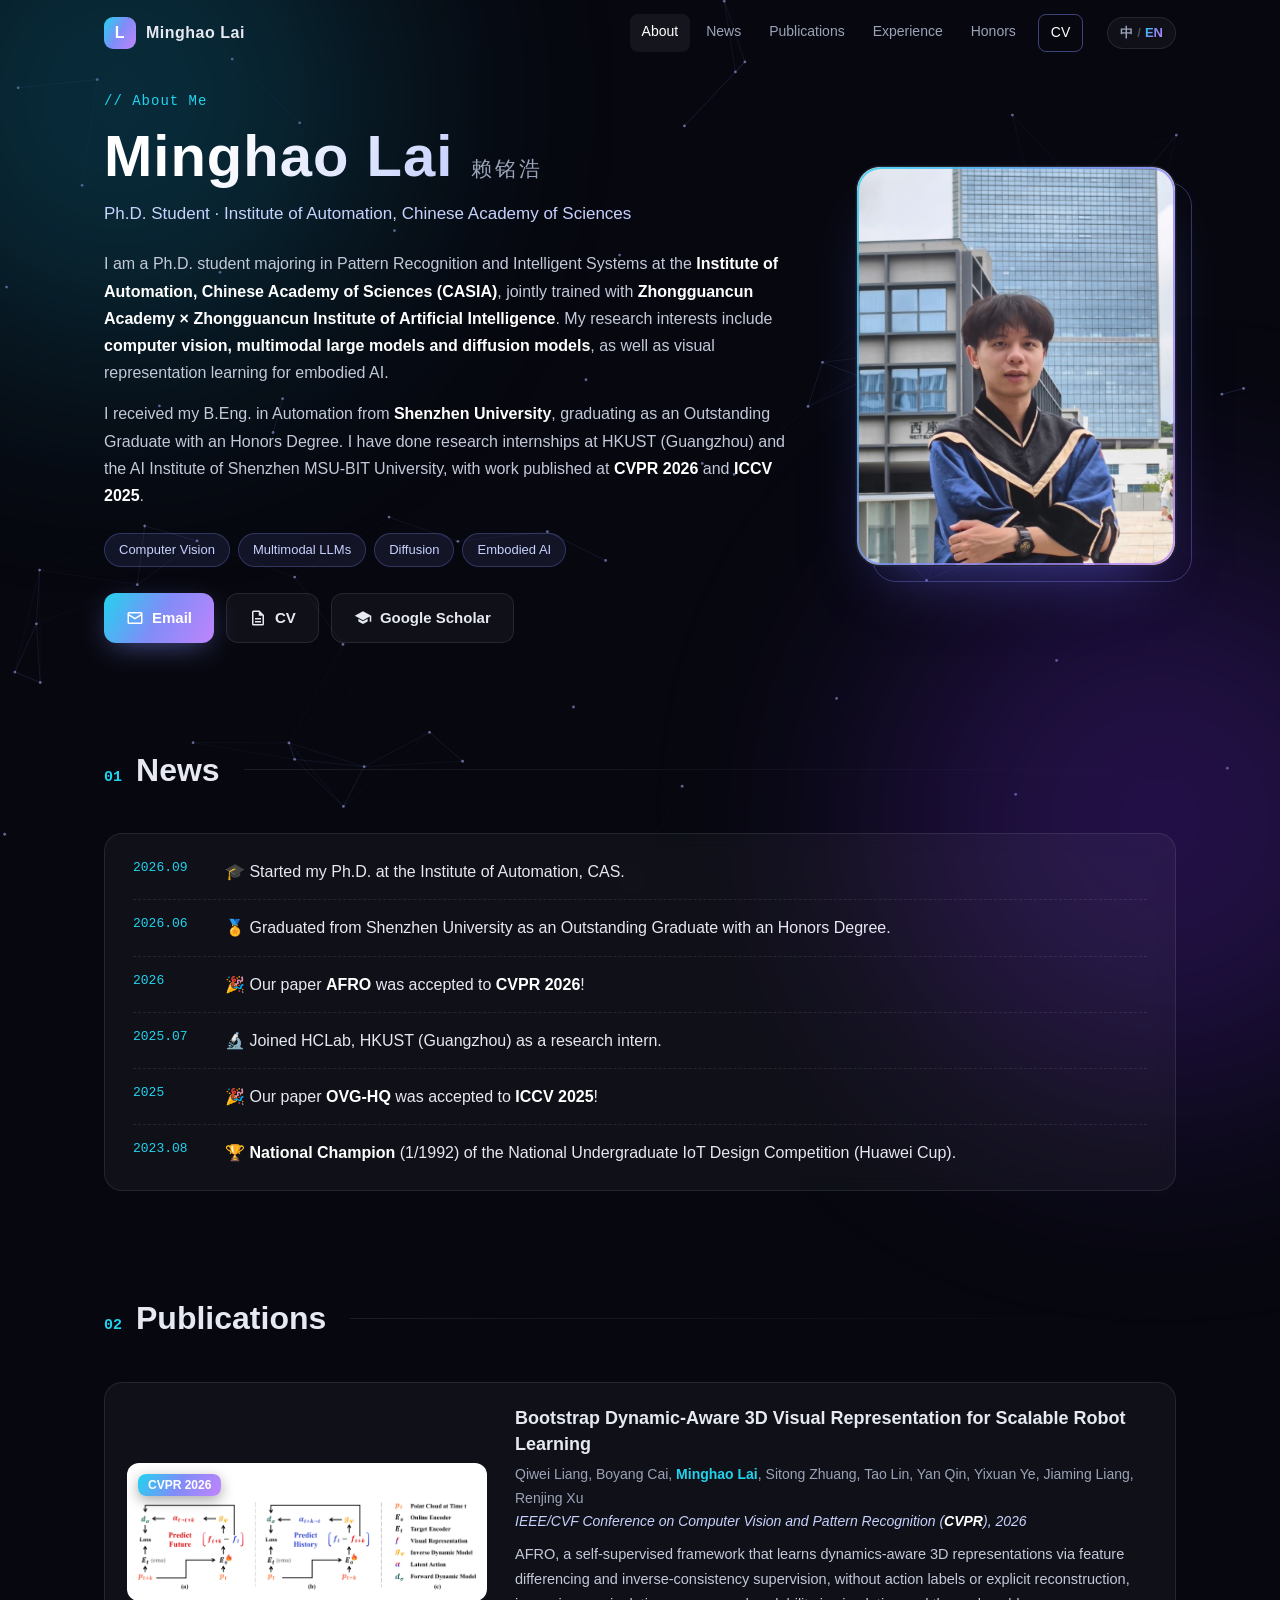
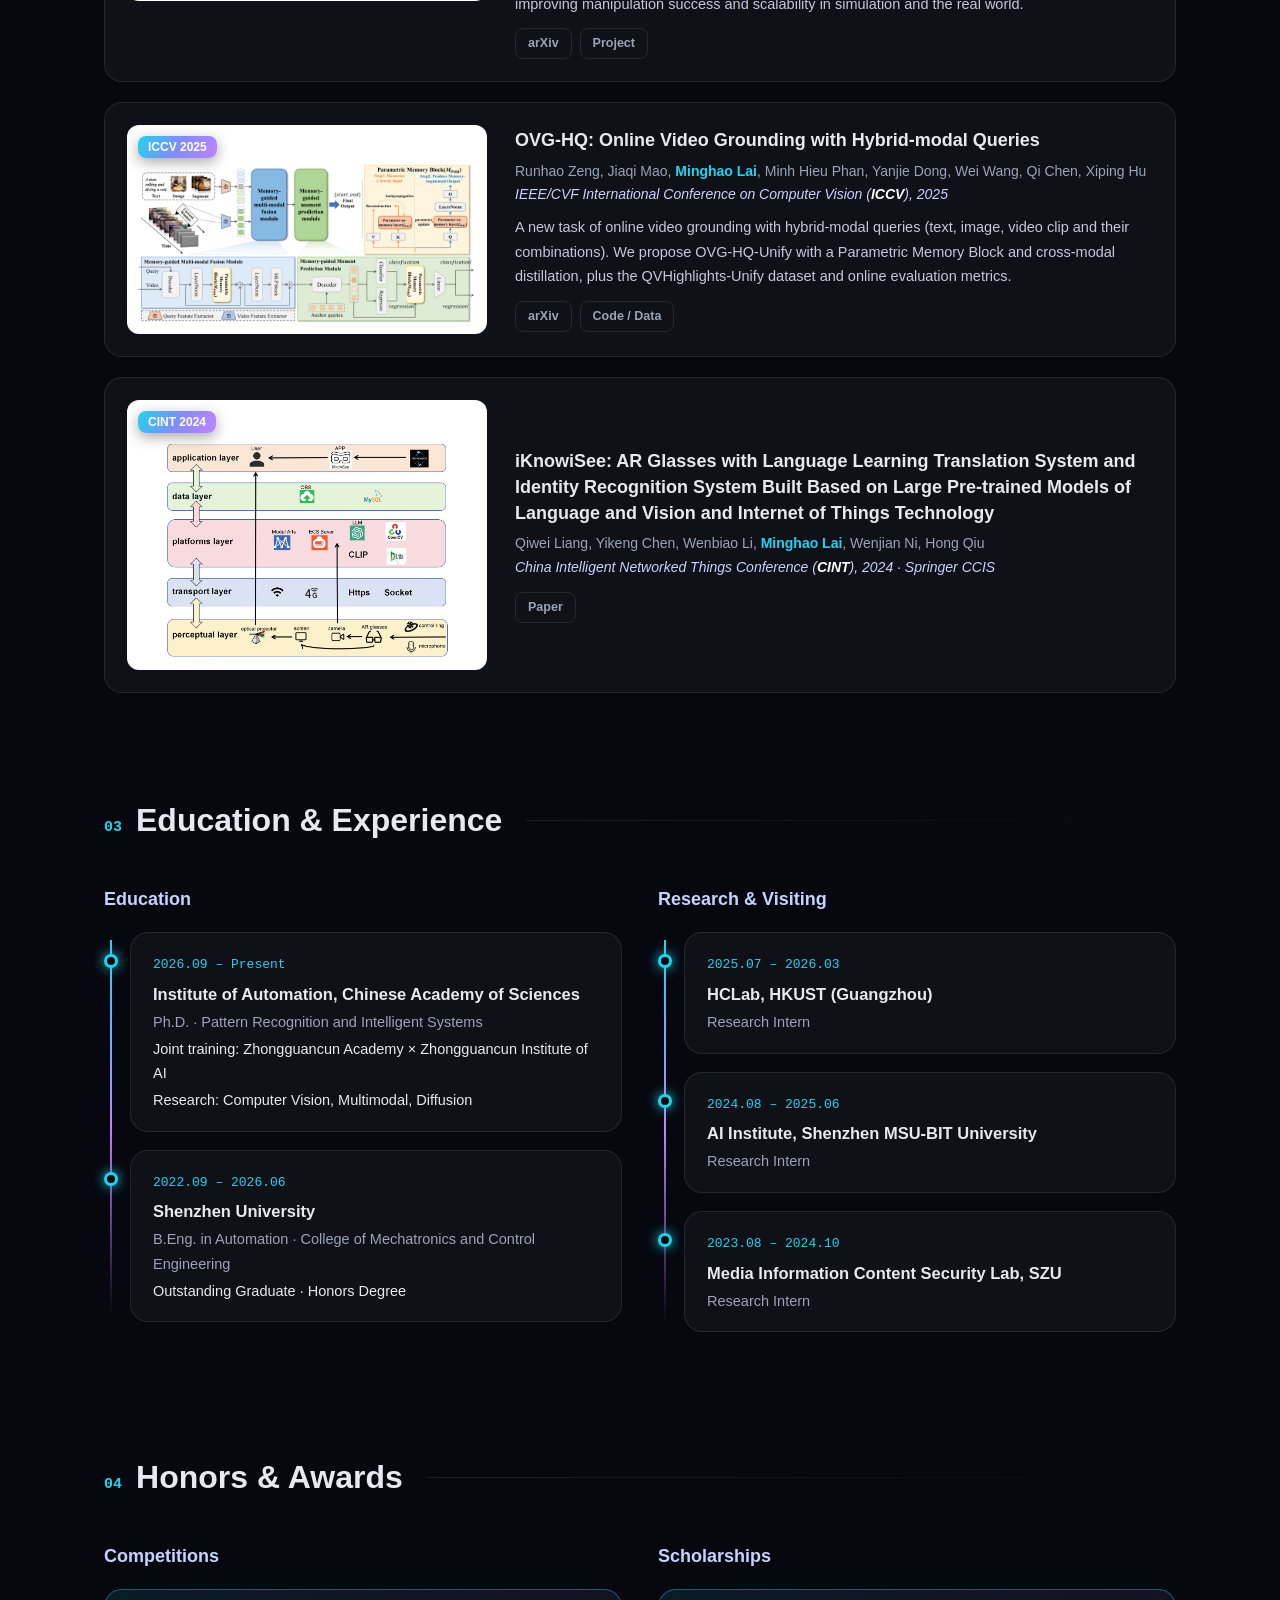
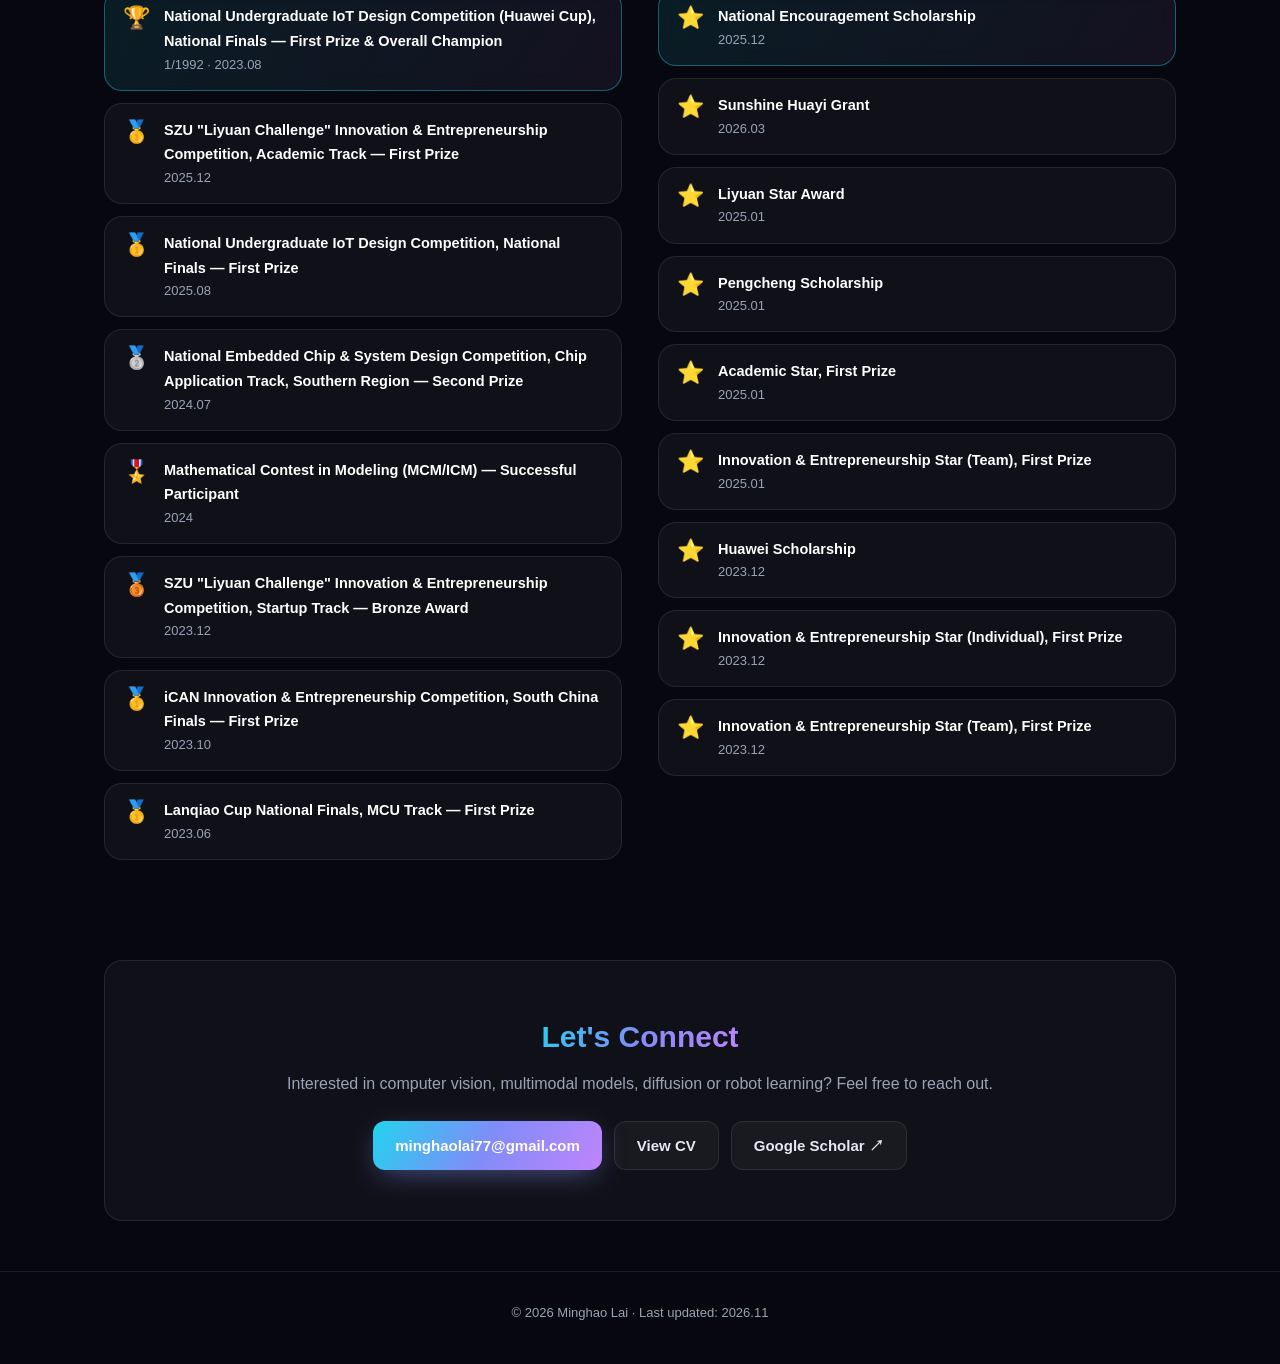
<file: index.html>
<!DOCTYPE html>
<html lang="zh-CN" data-lang="zh">
<head>
  <meta charset="UTF-8" />
  <meta name="viewport" content="width=device-width, initial-scale=1.0" />
  <title>赖铭浩 Minghao Lai | Homepage</title>
  <meta name="description" content="Minghao Lai (赖铭浩) — Ph.D. student at Institute of Automation, Chinese Academy of Sciences. Computer Vision, Multimodal Learning, Diffusion Models." />
  <meta property="og:title" content="赖铭浩 Minghao Lai" />
  <meta property="og:description" content="Ph.D. student @ CASIA · Computer Vision · Multimodal · Diffusion" />
  <link rel="icon" href="data:image/svg+xml,<svg xmlns='http://www.w3.org/2000/svg' viewBox='0 0 100 100'><defs><linearGradient id='g' x1='0' y1='0' x2='1' y2='1'><stop offset='0' stop-color='%2322d3ee'/><stop offset='1' stop-color='%23a855f7'/></linearGradient></defs><rect width='100' height='100' rx='24' fill='url(%23g)'/><text x='50' y='68' font-size='52' text-anchor='middle' fill='white' font-family='sans-serif' font-weight='700'>L</text></svg>" />
  <link rel="stylesheet" href="style.css" />
</head>
<body>
  <canvas id="bg"></canvas>
  <div class="glow glow-1"></div>
  <div class="glow glow-2"></div>

  <!-- ============ NAV ============ -->
  <header class="nav">
    <div class="nav-inner">
      <a href="#about" class="logo"><span class="logo-mark">L</span><span class="zh">赖铭浩</span><span class="en">Minghao Lai</span></a>
      <nav class="nav-links" id="navLinks">
        <a href="#about"><span class="zh">关于</span><span class="en">About</span></a>
        <a href="#news"><span class="zh">动态</span><span class="en">News</span></a>
        <a href="#publications"><span class="zh">论文</span><span class="en">Publications</span></a>
        <a href="#education"><span class="zh">经历</span><span class="en">Experience</span></a>
        <a href="#honors"><span class="zh">荣誉</span><span class="en">Honors</span></a>
        <a href="cv.html" class="nav-cv"><span class="zh">简历</span><span class="en">CV</span></a>
      </nav>
      <div class="nav-actions">
        <button class="lang-btn" id="langBtn" aria-label="Switch language">
          <span class="lang-opt" data-l="zh">中</span><span class="lang-sep">/</span><span class="lang-opt" data-l="en">EN</span>
        </button>
        <button class="menu-btn" id="menuBtn" aria-label="Menu"><span></span><span></span><span></span></button>
      </div>
    </div>
  </header>

  <main>
    <!-- ============ INTRO: text (left) + photo (right) ============ -->
    <section id="about" class="section intro">
      <div class="intro-grid">
        <div class="about-main reveal">
          <p class="hero-hello"><span class="zh">// 关于我</span><span class="en">// About Me</span></p>
          <h1 class="hero-name">
            <span class="zh">赖铭浩</span><span class="en">Minghao Lai</span>
            <small class="zh">Minghao Lai</small><small class="en">赖铭浩</small>
          </h1>
          <p class="hero-role">
            <span class="zh">博士研究生 · 中国科学院自动化研究所</span>
            <span class="en">Ph.D. Student · Institute of Automation, Chinese Academy of Sciences</span>
          </p>
          <div class="about-text">
          <p class="zh">
            我目前是<b>中国科学院自动化研究所</b>模式识别与智能系统专业的博士研究生，联合培养单位为<b>北京中关村学院 × 中关村人工智能研究院</b>。研究兴趣包括<b>计算机视觉、多模态大模型与 Diffusion 模型</b>，同时关注具身智能中的视觉表征学习。
          </p>
          <p class="zh">
            本科毕业于<b>深圳大学</b>自动化专业，获优秀毕业生与荣誉学士学位。曾在香港科技大学（广州）、深圳北理莫斯科大学人工智能研究院等机构从事科研实习，相关工作发表于 <b>CVPR 2026</b> 与 <b>ICCV 2025</b>。
          </p>
          <p class="en">
            I am a Ph.D. student majoring in Pattern Recognition and Intelligent Systems at the <b>Institute of Automation, Chinese Academy of Sciences (CASIA)</b>, jointly trained with <b>Zhongguancun Academy × Zhongguancun Institute of Artificial Intelligence</b>. My research interests include <b>computer vision, multimodal large models and diffusion models</b>, as well as visual representation learning for embodied AI.
          </p>
          <p class="en">
            I received my B.Eng. in Automation from <b>Shenzhen University</b>, graduating as an Outstanding Graduate with an Honors Degree. I have done research internships at HKUST (Guangzhou) and the AI Institute of Shenzhen MSU-BIT University, with work published at <b>CVPR 2026</b> and <b>ICCV 2025</b>.
          </p>
          </div>
          <div class="tags">
            <span class="tag"><span class="zh">计算机视觉</span><span class="en">Computer Vision</span></span>
            <span class="tag"><span class="zh">多模态大模型</span><span class="en">Multimodal LLMs</span></span>
            <span class="tag">Diffusion</span>
            <span class="tag"><span class="zh">具身智能</span><span class="en">Embodied AI</span></span>
          </div>
          <div class="hero-btns">
            <a class="btn btn-primary" href="mailto:minghaolai77@gmail.com">
              <svg viewBox="0 0 24 24"><path d="M4 4h16a2 2 0 0 1 2 2v12a2 2 0 0 1-2 2H4a2 2 0 0 1-2-2V6a2 2 0 0 1 2-2zm0 2v.5l8 5 8-5V6H4zm16 2.85-8 5-8-5V18h16V8.85z"/></svg>
              Email
            </a>
            <a class="btn btn-ghost" href="cv.html">
              <svg viewBox="0 0 24 24"><path d="M14 2H6a2 2 0 0 0-2 2v16a2 2 0 0 0 2 2h12a2 2 0 0 0 2-2V8l-6-6zm4 18H6V4h7v5h5v11zM8 12h8v2H8v-2zm0 4h8v2H8v-2z"/></svg>
              <span class="zh">简历</span><span class="en">CV</span>
            </a>
            <a class="btn btn-ghost" href="https://scholar.google.com.hk/citations?user=FhDBnOwAAAAJ&hl=zh-CN" target="_blank" rel="noopener">
              <svg viewBox="0 0 24 24"><path d="M12 3 1 9l11 6 9-4.91V17h2V9L12 3zm-6.18 9.9v3.6L12 20l6.18-3.5v-3.6L12 16.27 5.82 12.9z"/></svg>
              Google Scholar
            </a>
          </div>
        </div>

        <div class="photo reveal">
          <div class="photo-frame">
            <!-- 照片：把你的照片命名为 avatar.jpg 放进 images 文件夹即可自动显示（建议竖版 4:5） -->
            <img src="images/avatar.jpg" alt="Minghao Lai" id="avatarImg" />
            <div class="avatar-placeholder" id="avatarPh">
              <span class="ph-char">赖</span>
              <span class="ph-tip"><span class="zh">照片位置</span><span class="en">Photo here</span></span>
            </div>
          </div>
        </div>
      </div>
    </section>

    <!-- ============ NEWS ============ -->
    <section id="news" class="section">
      <h2 class="section-title reveal"><span class="idx">01</span><span class="zh">最新动态</span><span class="en">News</span></h2>
      <ul class="news card reveal">
        <li><span class="date">2026.09</span><span class="zh">🎓 进入中国科学院自动化研究所攻读博士学位。</span><span class="en">🎓 Started my Ph.D. at the Institute of Automation, CAS.</span></li>
        <li><span class="date">2026.06</span><span class="zh">🏅 本科毕业于深圳大学，获优秀毕业生与荣誉学士学位。</span><span class="en">🏅 Graduated from Shenzhen University as an Outstanding Graduate with an Honors Degree.</span></li>
        <li><span class="date">2026</span><span class="zh">🎉 论文 <b>AFRO</b> 被 <b>CVPR 2026</b> 接收！</span><span class="en">🎉 Our paper <b>AFRO</b> was accepted to <b>CVPR 2026</b>!</span></li>
        <li><span class="date">2025.07</span><span class="zh">🔬 加入香港科技大学（广州）HCLab 担任研究实习生。</span><span class="en">🔬 Joined HCLab, HKUST (Guangzhou) as a research intern.</span></li>
        <li><span class="date">2025</span><span class="zh">🎉 论文 <b>OVG-HQ</b> 被 <b>ICCV 2025</b> 接收！</span><span class="en">🎉 Our paper <b>OVG-HQ</b> was accepted to <b>ICCV 2025</b>!</span></li>
        <li><span class="date">2023.08</span><span class="zh">🏆 获全国大学生物联网设计竞赛（华为杯）<b>全国总冠军</b>（1/1992）。</span><span class="en">🏆 <b>National Champion</b> (1/1992) of the National Undergraduate IoT Design Competition (Huawei Cup).</span></li>
      </ul>
    </section>

    <!-- ============ PUBLICATIONS ============ -->
    <section id="publications" class="section">
      <h2 class="section-title reveal"><span class="idx">02</span><span class="zh">发表论文</span><span class="en">Publications</span></h2>
      <div class="pubs">
        <article class="pub card reveal">
          <a class="pub-thumb has-img" href="images/afro.png" data-zoom><span class="venue-badge">CVPR 2026</span><img src="images/afro.png" alt="AFRO framework" loading="lazy" /></a>
          <div class="pub-body">
            <h3>Bootstrap Dynamic-Aware 3D Visual Representation for Scalable Robot Learning</h3>
            <p class="authors">Qiwei Liang, Boyang Cai, <b>Minghao Lai</b>, Sitong Zhuang, Tao Lin, Yan Qin, Yixuan Ye, Jiaming Liang, Renjing Xu</p>
            <p class="venue"><i>IEEE/CVF Conference on Computer Vision and Pattern Recognition (<b>CVPR</b>), 2026</i></p>
            <p class="pub-desc zh">提出 AFRO 自监督框架，通过特征差分与逆一致性监督学习具有动力学感知能力的 3D 表征，无需动作标签或显式重建，提升机器人在仿真与真实任务中的操作成功率与扩展性。</p>
            <p class="pub-desc en">AFRO, a self-supervised framework that learns dynamics-aware 3D representations via feature differencing and inverse-consistency supervision, without action labels or explicit reconstruction, improving manipulation success and scalability in simulation and the real world.</p>
            <div class="pub-links"><a href="https://arxiv.org/abs/2512.00074" target="_blank" rel="noopener" class="plink">arXiv</a><a href="https://kolakivy.github.io/AFRO/" target="_blank" rel="noopener" class="plink">Project</a></div>
          </div>
        </article>
        <article class="pub card reveal">
          <a class="pub-thumb has-img" href="images/ovghq.png" data-zoom><span class="venue-badge">ICCV 2025</span><img src="images/ovghq.png" alt="OVG-HQ-Unify overview" loading="lazy" /></a>
          <div class="pub-body">
            <h3>OVG-HQ: Online Video Grounding with Hybrid-modal Queries</h3>
            <p class="authors">Runhao Zeng, Jiaqi Mao, <b>Minghao Lai</b>, Minh Hieu Phan, Yanjie Dong, Wei Wang, Qi Chen, Xiping Hu</p>
            <p class="venue"><i>IEEE/CVF International Conference on Computer Vision (<b>ICCV</b>), 2025</i></p>
            <p class="pub-desc zh">提出在线混合模态查询视频定位新任务，支持文本、图像、视频片段及其组合的实时定位；设计统一框架 OVG-HQ-Unify（参数记忆块 + 跨模态蒸馏），并构建 QVHighlights-Unify 数据集与在线评估指标。</p>
            <p class="pub-desc en">A new task of online video grounding with hybrid-modal queries (text, image, video clip and their combinations). We propose OVG-HQ-Unify with a Parametric Memory Block and cross-modal distillation, plus the QVHighlights-Unify dataset and online evaluation metrics.</p>
            <div class="pub-links"><a href="https://arxiv.org/abs/2508.11903" target="_blank" rel="noopener" class="plink">arXiv</a><a href="https://github.com/maojiaqi2324/OVG-HQ" target="_blank" rel="noopener" class="plink">Code / Data</a></div>
          </div>
        </article>
        <article class="pub card reveal">
          <a class="pub-thumb has-img" href="images/iknowisee.png" data-zoom><span class="venue-badge alt">CINT 2024</span><img src="images/iknowisee.png" alt="iKnowiSee system architecture" loading="lazy" /></a>
          <div class="pub-body">
            <h3>iKnowiSee: AR Glasses with Language Learning Translation System and Identity Recognition System Built Based on Large Pre-trained Models of Language and Vision and Internet of Things Technology</h3>
            <p class="authors">Qiwei Liang, Yikeng Chen, Wenbiao Li, <b>Minghao Lai</b>, Wenjian Ni, Hong Qiu</p>
            <p class="venue"><i>China Intelligent Networked Things Conference (<b>CINT</b>), 2024 · Springer CCIS</i></p>
            <div class="pub-links"><a href="https://doi.org/10.1007/978-981-97-3948-6_2" target="_blank" rel="noopener" class="plink">Paper</a></div>
          </div>
        </article>
      </div>
    </section>

    <!-- ============ EDUCATION & EXPERIENCE ============ -->
    <section id="education" class="section">
      <h2 class="section-title reveal"><span class="idx">03</span><span class="zh">教育与经历</span><span class="en">Education & Experience</span></h2>
      <div class="two-col">
        <div>
          <h3 class="sub-title reveal"><span class="zh">教育背景</span><span class="en">Education</span></h3>
          <div class="timeline">
            <div class="tl-item reveal">
              <div class="tl-dot"></div>
              <div class="card tl-card">
                <span class="date">2026.09 – <span class="zh">至今</span><span class="en">Present</span></span>
                <h4><span class="zh">中国科学院自动化研究所</span><span class="en">Institute of Automation, Chinese Academy of Sciences</span></h4>
                <p class="muted"><span class="zh">博士研究生 · 模式识别与智能系统专业</span><span class="en">Ph.D. · Pattern Recognition and Intelligent Systems</span></p>
                <p><span class="zh">联培单位：北京中关村学院 × 中关村人工智能研究院</span><span class="en">Joint training: Zhongguancun Academy × Zhongguancun Institute of AI</span></p>
                <p><span class="zh">研究方向：计算机视觉、多模态、Diffusion</span><span class="en">Research: Computer Vision, Multimodal, Diffusion</span></p>
              </div>
            </div>
            <div class="tl-item reveal">
              <div class="tl-dot"></div>
              <div class="card tl-card">
                <span class="date">2022.09 – 2026.06</span>
                <h4><span class="zh">深圳大学</span><span class="en">Shenzhen University</span></h4>
                <p class="muted"><span class="zh">工学学士 · 机电与控制工程学院 · 自动化</span><span class="en">B.Eng. in Automation · College of Mechatronics and Control Engineering</span></p>
                <p><span class="zh">优秀毕业生 · 荣誉学士学位</span><span class="en">Outstanding Graduate · Honors Degree</span></p>
              </div>
            </div>
          </div>
        </div>
        <div>
          <h3 class="sub-title reveal"><span class="zh">研究与访问经历</span><span class="en">Research & Visiting</span></h3>
          <div class="timeline">
            <div class="tl-item reveal">
              <div class="tl-dot"></div>
              <div class="card tl-card">
                <span class="date">2025.07 – 2026.03</span>
                <h4><span class="zh">香港科技大学（广州）HCLab</span><span class="en">HCLab, HKUST (Guangzhou)</span></h4>
                <p class="muted"><span class="zh">研究实习生</span><span class="en">Research Intern</span></p>
              </div>
            </div>
            <div class="tl-item reveal">
              <div class="tl-dot"></div>
              <div class="card tl-card">
                <span class="date">2024.08 – 2025.06</span>
                <h4><span class="zh">深圳北理莫斯科大学人工智能研究院</span><span class="en">AI Institute, Shenzhen MSU-BIT University</span></h4>
                <p class="muted"><span class="zh">研究实习生</span><span class="en">Research Intern</span></p>
              </div>
            </div>
            <div class="tl-item reveal">
              <div class="tl-dot"></div>
              <div class="card tl-card">
                <span class="date">2023.08 – 2024.10</span>
                <h4><span class="zh">深圳大学媒体信息内容安全实验室</span><span class="en">Media Information Content Security Lab, SZU</span></h4>
                <p class="muted"><span class="zh">研究实习生</span><span class="en">Research Intern</span></p>
              </div>
            </div>
          </div>
        </div>
      </div>
    </section>

    <!-- ============ HONORS ============ -->
    <section id="honors" class="section">
      <h2 class="section-title reveal"><span class="idx">04</span><span class="zh">荣誉奖项</span><span class="en">Honors & Awards</span></h2>
      <div class="two-col">
        <div>
          <h3 class="sub-title reveal"><span class="zh">竞赛获奖</span><span class="en">Competitions</span></h3>
          <ul class="award-list">
            <li class="card award reveal highlight">
              <span class="medal">🏆</span>
              <div><b><span class="zh">全国大学生物联网设计竞赛（华为杯）全国总决赛 — 一等奖兼全国总冠军</span><span class="en">National Undergraduate IoT Design Competition (Huawei Cup), National Finals — First Prize &amp; Overall Champion</span></b><span class="muted">1/1992 · 2023.08</span></div>
            </li>
            <li class="card award reveal">
              <span class="medal">🥇</span>
              <div><b><span class="zh">深圳大学“荔园挑战”创新创业大赛 学术赛道 — 一等奖</span><span class="en">SZU "Liyuan Challenge" Innovation &amp; Entrepreneurship Competition, Academic Track — First Prize</span></b><span class="muted">2025.12</span></div>
            </li>
            <li class="card award reveal">
              <span class="medal">🥇</span>
              <div><b><span class="zh">全国大学生物联网设计竞赛 全国总决赛 — 一等奖</span><span class="en">National Undergraduate IoT Design Competition, National Finals — First Prize</span></b><span class="muted">2025.08</span></div>
            </li>
            <li class="card award reveal">
              <span class="medal">🥈</span>
              <div><b><span class="zh">全国大学生嵌入式芯片与系统设计竞赛 芯片应用赛道南部赛区 — 二等奖</span><span class="en">National Embedded Chip &amp; System Design Competition, Chip Application Track, Southern Region — Second Prize</span></b><span class="muted">2024.07</span></div>
            </li>
            <li class="card award reveal">
              <span class="medal">🎖️</span>
              <div><b><span class="zh">美国大学生数学建模竞赛（MCM/ICM）— S 奖</span><span class="en">Mathematical Contest in Modeling (MCM/ICM) — Successful Participant</span></b><span class="muted">2024</span></div>
            </li>
            <li class="card award reveal">
              <span class="medal">🥉</span>
              <div><b><span class="zh">深圳大学“荔园挑战”创新创业大赛 创业赛道 — 铜奖</span><span class="en">SZU "Liyuan Challenge" Innovation &amp; Entrepreneurship Competition, Startup Track — Bronze Award</span></b><span class="muted">2023.12</span></div>
            </li>
            <li class="card award reveal">
              <span class="medal">🥇</span>
              <div><b><span class="zh">iCAN 大学生创新创业大赛华南赛区决赛 — 一等奖</span><span class="en">iCAN Innovation &amp; Entrepreneurship Competition, South China Finals — First Prize</span></b><span class="muted">2023.10</span></div>
            </li>
            <li class="card award reveal">
              <span class="medal">🥇</span>
              <div><b><span class="zh">蓝桥杯全国软件和信息技术专业人才大赛全国总决赛 单片机组 — 一等奖</span><span class="en">Lanqiao Cup National Finals, MCU Track — First Prize</span></b><span class="muted">2023.06</span></div>
            </li>
          </ul>
        </div>
        <div>
          <h3 class="sub-title reveal"><span class="zh">奖学金</span><span class="en">Scholarships</span></h3>
          <ul class="award-list">
            <li class="card award reveal highlight">
              <span class="medal">⭐</span>
              <div><b><span class="zh">国家励志奖学金</span><span class="en">National Encouragement Scholarship</span></b><span class="muted">2025.12</span></div>
            </li>
            <li class="card award reveal">
              <span class="medal">⭐</span>
              <div><b><span class="zh">阳光华艺助学金</span><span class="en">Sunshine Huayi Grant</span></b><span class="muted">2026.03</span></div>
            </li>
            <li class="card award reveal">
              <span class="medal">⭐</span>
              <div><b><span class="zh">荔园之星</span><span class="en">Liyuan Star Award</span></b><span class="muted">2025.01</span></div>
            </li>
            <li class="card award reveal">
              <span class="medal">⭐</span>
              <div><b><span class="zh">鹏程奖学金</span><span class="en">Pengcheng Scholarship</span></b><span class="muted">2025.01</span></div>
            </li>
            <li class="card award reveal">
              <span class="medal">⭐</span>
              <div><b><span class="zh">学习之星 一等奖</span><span class="en">Academic Star, First Prize</span></b><span class="muted">2025.01</span></div>
            </li>
            <li class="card award reveal">
              <span class="medal">⭐</span>
              <div><b><span class="zh">双创之星（团体）一等奖</span><span class="en">Innovation &amp; Entrepreneurship Star (Team), First Prize</span></b><span class="muted">2025.01</span></div>
            </li>
            <li class="card award reveal">
              <span class="medal">⭐</span>
              <div><b><span class="zh">华为奖学金</span><span class="en">Huawei Scholarship</span></b><span class="muted">2023.12</span></div>
            </li>
            <li class="card award reveal">
              <span class="medal">⭐</span>
              <div><b><span class="zh">双创之星（个人）一等奖</span><span class="en">Innovation &amp; Entrepreneurship Star (Individual), First Prize</span></b><span class="muted">2023.12</span></div>
            </li>
            <li class="card award reveal">
              <span class="medal">⭐</span>
              <div><b><span class="zh">双创之星（团体）一等奖</span><span class="en">Innovation &amp; Entrepreneurship Star (Team), First Prize</span></b><span class="muted">2023.12</span></div>
            </li>
          </ul>
        </div>
      </div>
    </section>

    <!-- ============ SKILLS / CONTACT ============ -->
    <section id="contact" class="section">
      <div class="card contact reveal">
        <h2><span class="zh">欢迎交流与合作</span><span class="en">Let's Connect</span></h2>
        <p class="muted"><span class="zh">对计算机视觉、多模态大模型、Diffusion 或机器人学习感兴趣？欢迎邮件联系我。</span><span class="en">Interested in computer vision, multimodal models, diffusion or robot learning? Feel free to reach out.</span></p>
        <div class="hero-btns center">
          <a class="btn btn-primary" href="mailto:minghaolai77@gmail.com">minghaolai77@gmail.com</a>
          <a class="btn btn-ghost" href="cv.html"><span class="zh">查看简历</span><span class="en">View CV</span></a>
          <a class="btn btn-ghost" href="https://scholar.google.com.hk/citations?user=FhDBnOwAAAAJ&hl=zh-CN" target="_blank" rel="noopener">Google Scholar ↗</a>
        </div>
      </div>
    </section>
  </main>

  <footer class="footer">
    <p>© <span id="year">2026</span> Minghao Lai · <span class="zh">最后更新</span><span class="en">Last updated</span>: 2026.11</p>
  </footer>

  <div class="lightbox" id="lightbox"><img alt="" /></div>
  <button class="to-top" id="toTop" aria-label="Back to top">↑</button>
  <script src="script.js"></script>
</body>
</html>
</file>
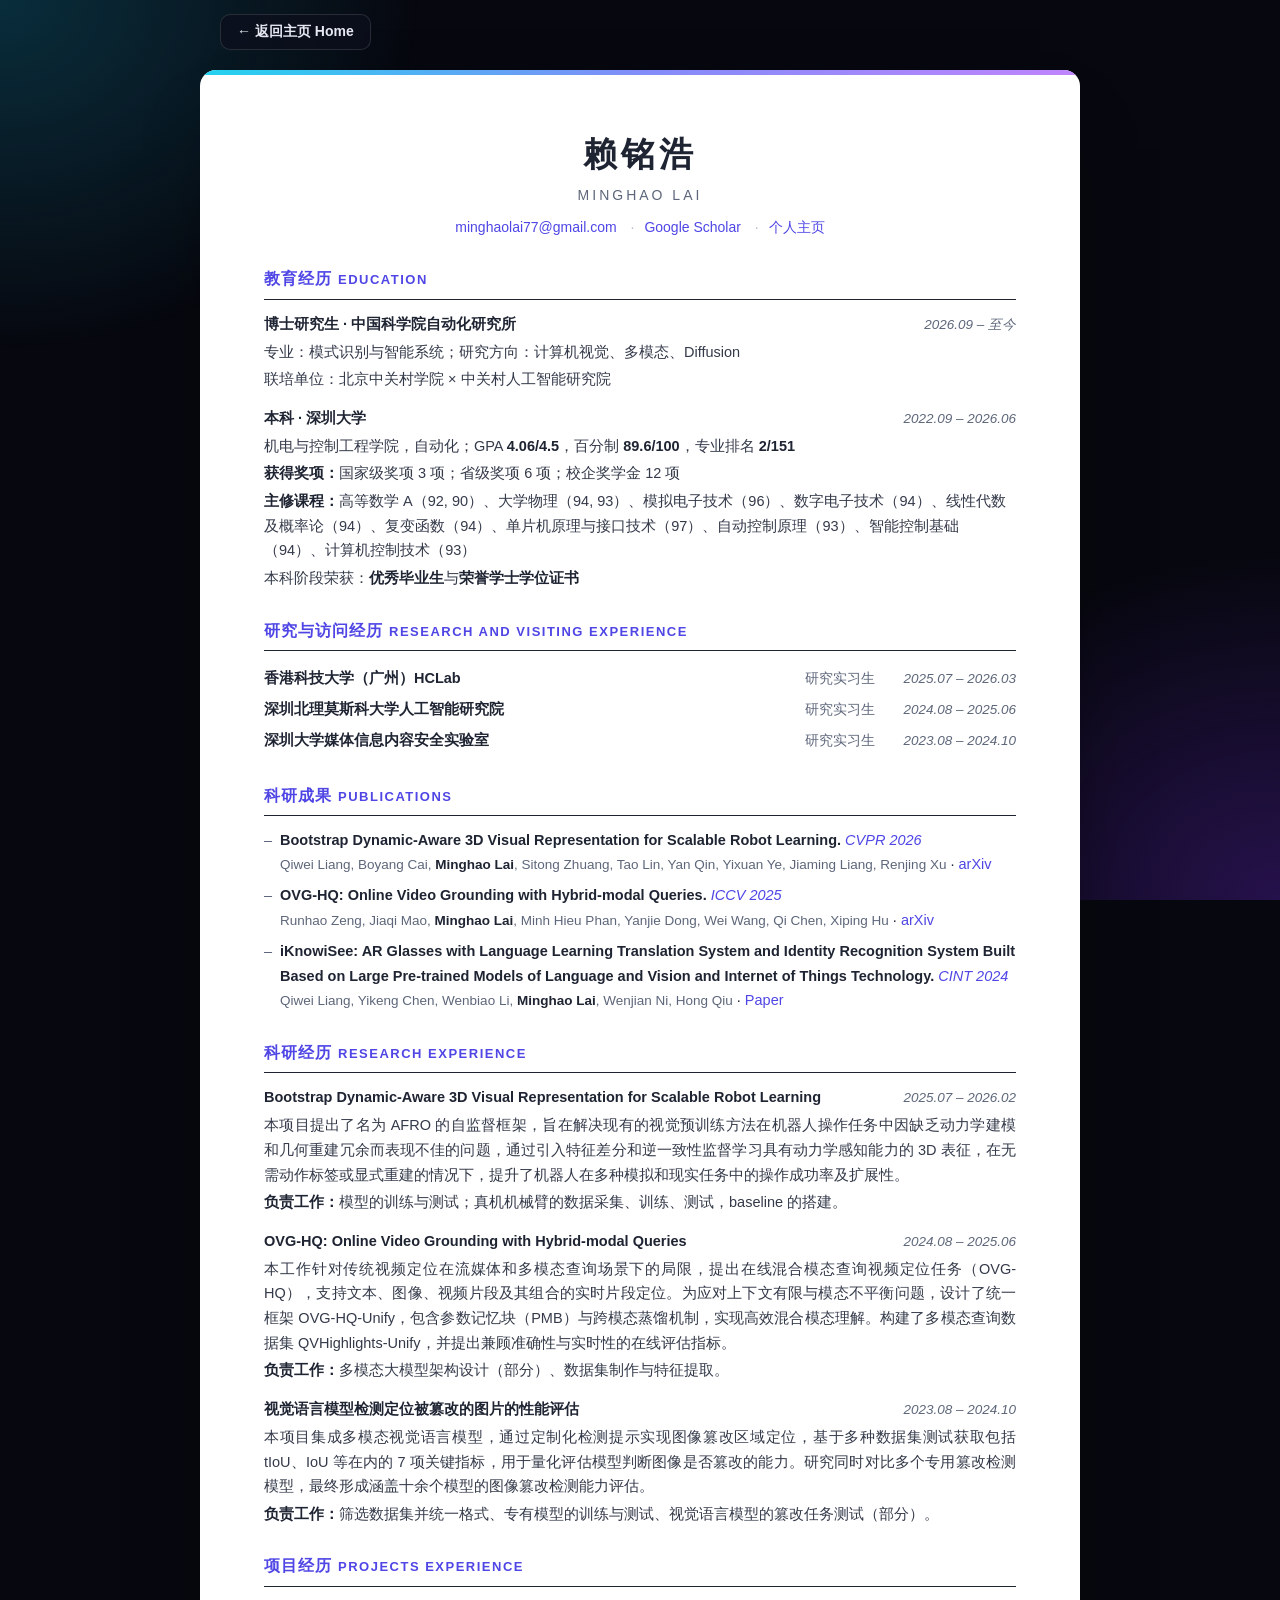
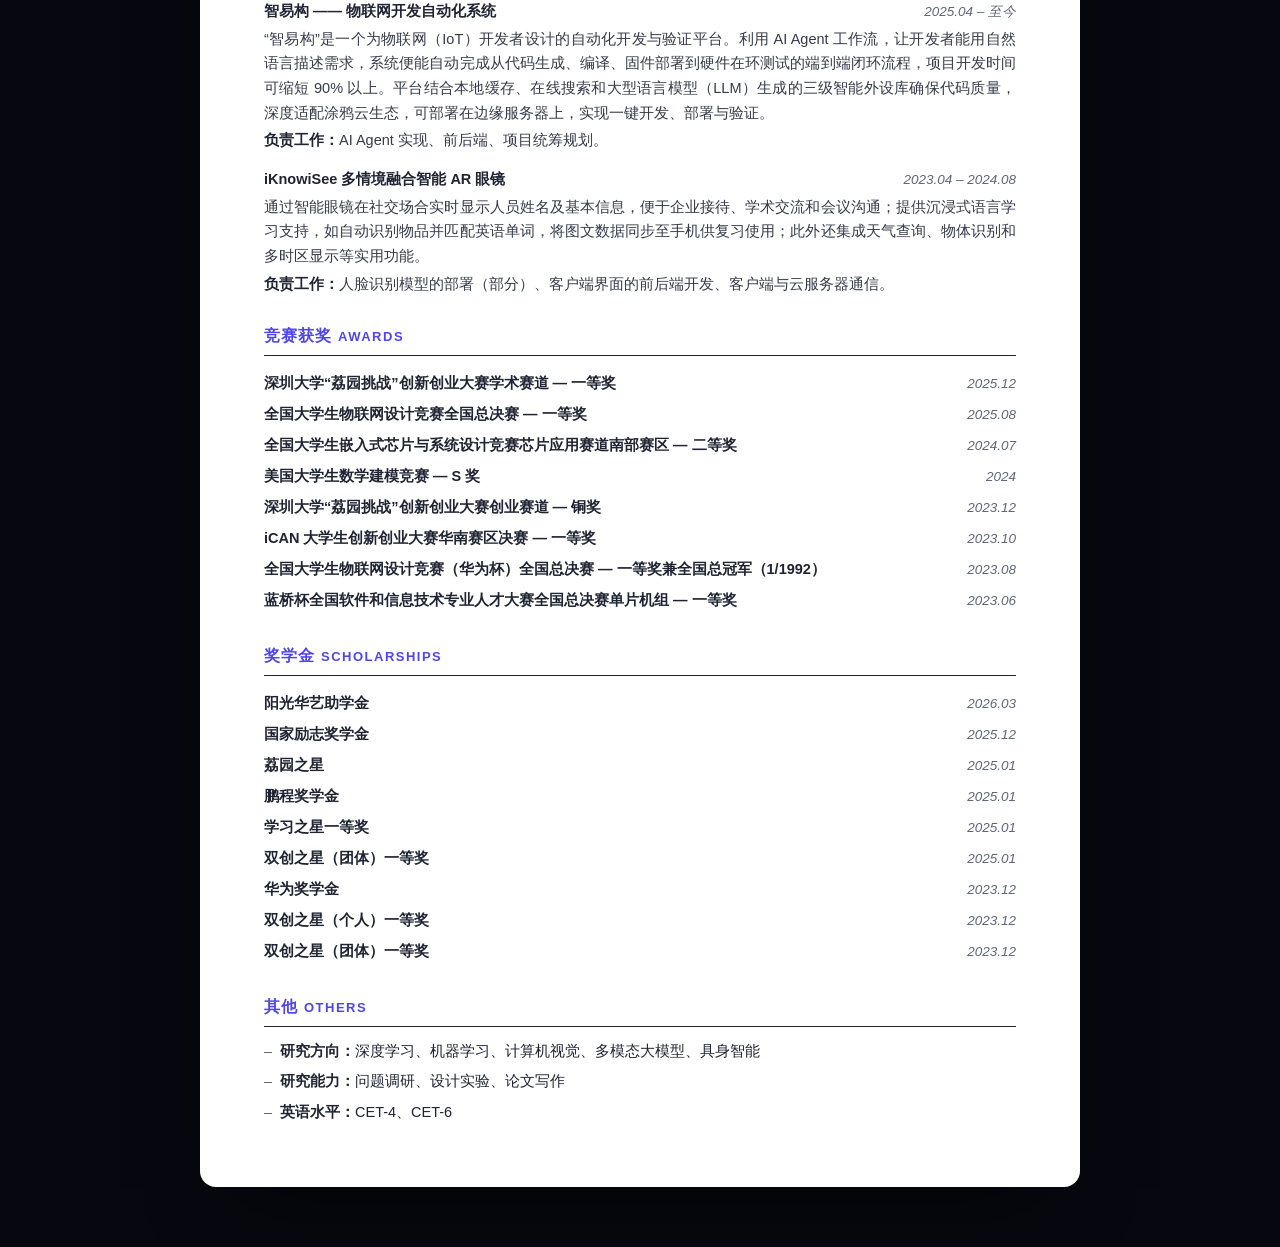
<file: cv.html>
<!DOCTYPE html>
<html lang="zh-CN">
<head>
  <meta charset="UTF-8" />
  <meta name="viewport" content="width=device-width, initial-scale=1.0" />
  <title>赖铭浩 | 简历</title>
  <meta name="description" content="Curriculum Vitae of Minghao Lai (赖铭浩)" />
  <link rel="icon" href="data:image/svg+xml,<svg xmlns='http://www.w3.org/2000/svg' viewBox='0 0 100 100'><defs><linearGradient id='g' x1='0' y1='0' x2='1' y2='1'><stop offset='0' stop-color='%2322d3ee'/><stop offset='1' stop-color='%23a855f7'/></linearGradient></defs><rect width='100' height='100' rx='24' fill='url(%23g)'/><text x='50' y='68' font-size='52' text-anchor='middle' fill='white' font-family='sans-serif' font-weight='700'>L</text></svg>" />
  <style>
    :root {
      --c1: #22d3ee; --c2: #818cf8; --c3: #c084fc;
      --grad: linear-gradient(120deg, var(--c1), var(--c2) 50%, var(--c3));
      --ink: #1f2433; --muted: #5d667a; --accent: #4f46e5; --line: #e4e7ef;
      --font: -apple-system, BlinkMacSystemFont, "Segoe UI", "Inter", "PingFang SC", "Hiragino Sans GB", "Microsoft YaHei", "Noto Sans SC", sans-serif;
    }
    * { box-sizing: border-box; margin: 0; padding: 0; }
    body { font-family: var(--font); background: #07080f; color: var(--ink); line-height: 1.7; -webkit-font-smoothing: antialiased; }
    body::before {
      content: ""; position: fixed; inset: 0; z-index: -1;
      background: radial-gradient(600px 500px at 0% 0%, rgba(14,116,144,.35), transparent 70%),
                  radial-gradient(600px 500px at 100% 100%, rgba(109,40,217,.3), transparent 70%);
    }
    a { color: var(--accent); text-decoration: none; }
    a:hover { text-decoration: underline; }

    .toolbar {
      position: sticky; top: 0; z-index: 10; display: flex; justify-content: space-between; align-items: center;
      max-width: 880px; margin: 0 auto; padding: 14px 20px;
    }
    .tb-btn {
      display: inline-flex; align-items: center; gap: 6px; padding: 8px 16px; border-radius: 10px; cursor: pointer;
      font: 600 14px var(--font); color: #e6e9f2; background: rgba(12,15,28,.75); border: 1px solid rgba(255,255,255,.12);
      backdrop-filter: blur(10px); text-decoration: none !important; transition: .2s;
    }
    .tb-btn:hover { border-color: var(--c2); }
    .tb-btn.primary { background: var(--grad); border-color: transparent; color: #fff; }

    .paper {
      max-width: 880px; margin: 6px auto 60px; background: #fff; border-radius: 16px;
      padding: 56px 64px; box-shadow: 0 40px 80px -40px rgba(0,0,0,.8);
      position: relative; overflow: hidden;
    }
    .paper::before { content: ""; position: absolute; top: 0; left: 0; right: 0; height: 5px; background: var(--grad); }

    header.cv-head { text-align: center; margin-bottom: 26px; }
    header.cv-head h1 { font-size: 34px; letter-spacing: 4px; }
    header.cv-head h1 small { display: block; font-size: 14px; letter-spacing: 3px; color: var(--muted); font-weight: 500; }
    .contact { margin-top: 8px; font-size: 14px; color: var(--muted); }
    .contact span + span::before { content: "·"; margin: 0 10px; color: #b5bbc9; }

    h2 {
      font-size: 16px; color: var(--accent); letter-spacing: 1px; margin: 26px 0 12px;
      padding-bottom: 6px; border-bottom: 1.5px solid var(--ink);
    }
    h2 em { font-style: normal; font-weight: 600; margin-left: 6px; font-size: 13px; letter-spacing: 1.5px; }

    .item { margin-bottom: 14px; font-size: 14.5px; }
    .row { display: flex; justify-content: space-between; gap: 16px; align-items: baseline; }
    .row .t { font-weight: 700; }
    .row .d { flex-shrink: 0; font-style: italic; color: var(--muted); font-size: 13.5px; }
    .row .r { flex-shrink: 0; color: var(--muted); font-size: 13.5px; margin-left: auto; margin-right: 16px; }
    .item p { margin-top: 3px; color: #343a4a; }
    .item p b { color: var(--ink); }
    .desc { text-align: justify; }

    ul.plain { list-style: none; }
    ul.plain li { font-size: 14.5px; padding: 3px 0; }
    ul.plain li .row { gap: 12px; }
    ul.dash { list-style: none; font-size: 14.5px; }
    ul.dash li { position: relative; padding-left: 16px; margin-bottom: 6px; }
    ul.dash li::before { content: "–"; position: absolute; left: 0; color: var(--muted); }
    .pub-t { font-weight: 700; }
    .venue { font-style: italic; color: var(--accent); }
    .authors { color: var(--muted); font-size: 13.5px; }
    .authors b { color: var(--ink); }

    @media (max-width: 680px) {
      .paper { padding: 36px 22px; border-radius: 0; }
      .row { flex-wrap: wrap; gap: 2px 12px; }
      .row .r { margin: 0; }
      header.cv-head h1 { font-size: 28px; }
    }
    @media print {
      body { background: #fff; }
      body::before, .toolbar { display: none; }
      .paper { box-shadow: none; margin: 0; padding: 0; max-width: none; border-radius: 0; }
      .paper::before { display: none; }
      .item, li { break-inside: avoid; }
      @page { margin: 16mm 14mm; }
    }
  </style>
</head>
<body>
  <div class="toolbar">
    <a class="tb-btn" href="index.html">← 返回主页 Home</a>
  </div>

  <article class="paper">
    <header class="cv-head">
      <h1>赖铭浩<small>MINGHAO LAI</small></h1>
      <p class="contact">
        <span><a href="mailto:minghaolai77@gmail.com">minghaolai77@gmail.com</a></span>
        <span><a href="https://scholar.google.com.hk/citations?user=FhDBnOwAAAAJ&hl=zh-CN" target="_blank" rel="noopener">Google Scholar</a></span>
        <span><a href="index.html">个人主页</a></span>
      </p>
    </header>

    <h2>教育经历<em>EDUCATION</em></h2>
    <div class="item">
      <div class="row"><span class="t">博士研究生 · 中国科学院自动化研究所</span><span class="d">2026.09 – 至今</span></div>
      <p>专业：模式识别与智能系统；研究方向：计算机视觉、多模态、Diffusion</p>
      <p>联培单位：北京中关村学院 × 中关村人工智能研究院</p>
    </div>
    <div class="item">
      <div class="row"><span class="t">本科 · 深圳大学</span><span class="d">2022.09 – 2026.06</span></div>
      <p>机电与控制工程学院，自动化；GPA <b>4.06/4.5</b>，百分制 <b>89.6/100</b>，专业排名 <b>2/151</b></p>
      <p><b>获得奖项：</b>国家级奖项 3 项；省级奖项 6 项；校企奖学金 12 项</p>
      <p><b>主修课程：</b>高等数学 A（92, 90）、大学物理（94, 93）、模拟电子技术（96）、数字电子技术（94）、线性代数及概率论（94）、复变函数（94）、单片机原理与接口技术（97）、自动控制原理（93）、智能控制基础（94）、计算机控制技术（93）</p>
      <p>本科阶段荣获：<b>优秀毕业生</b>与<b>荣誉学士学位证书</b></p>
    </div>

    <h2>研究与访问经历<em>RESEARCH AND VISITING EXPERIENCE</em></h2>
    <ul class="plain">
      <li><div class="row"><span class="t">香港科技大学（广州）HCLab</span><span class="r">研究实习生</span><span class="d">2025.07 – 2026.03</span></div></li>
      <li><div class="row"><span class="t">深圳北理莫斯科大学人工智能研究院</span><span class="r">研究实习生</span><span class="d">2024.08 – 2025.06</span></div></li>
      <li><div class="row"><span class="t">深圳大学媒体信息内容安全实验室</span><span class="r">研究实习生</span><span class="d">2023.08 – 2024.10</span></div></li>
    </ul>

    <h2>科研成果<em>PUBLICATIONS</em></h2>
    <ul class="dash">
      <li><span class="pub-t">Bootstrap Dynamic-Aware 3D Visual Representation for Scalable Robot Learning.</span> <span class="venue">CVPR 2026</span>
        <br><span class="authors">Qiwei Liang, Boyang Cai, <b>Minghao Lai</b>, Sitong Zhuang, Tao Lin, Yan Qin, Yixuan Ye, Jiaming Liang, Renjing Xu</span>
        · <a href="https://arxiv.org/abs/2512.00074" target="_blank" rel="noopener">arXiv</a></li>
      <li><span class="pub-t">OVG-HQ: Online Video Grounding with Hybrid-modal Queries.</span> <span class="venue">ICCV 2025</span>
        <br><span class="authors">Runhao Zeng, Jiaqi Mao, <b>Minghao Lai</b>, Minh Hieu Phan, Yanjie Dong, Wei Wang, Qi Chen, Xiping Hu</span>
        · <a href="https://arxiv.org/abs/2508.11903" target="_blank" rel="noopener">arXiv</a></li>
      <li><span class="pub-t">iKnowiSee: AR Glasses with Language Learning Translation System and Identity Recognition System Built Based on Large Pre-trained Models of Language and Vision and Internet of Things Technology.</span> <span class="venue">CINT 2024</span>
        <br><span class="authors">Qiwei Liang, Yikeng Chen, Wenbiao Li, <b>Minghao Lai</b>, Wenjian Ni, Hong Qiu</span>
        · <a href="https://doi.org/10.1007/978-981-97-3948-6_2" target="_blank" rel="noopener">Paper</a></li>
    </ul>

    <h2>科研经历<em>RESEARCH EXPERIENCE</em></h2>
    <div class="item">
      <div class="row"><span class="t">Bootstrap Dynamic-Aware 3D Visual Representation for Scalable Robot Learning</span><span class="d">2025.07 – 2026.02</span></div>
      <p class="desc">本项目提出了名为 AFRO 的自监督框架，旨在解决现有的视觉预训练方法在机器人操作任务中因缺乏动力学建模和几何重建冗余而表现不佳的问题，通过引入特征差分和逆一致性监督学习具有动力学感知能力的 3D 表征，在无需动作标签或显式重建的情况下，提升了机器人在多种模拟和现实任务中的操作成功率及扩展性。</p>
      <p><b>负责工作：</b>模型的训练与测试；真机机械臂的数据采集、训练、测试，baseline 的搭建。</p>
    </div>
    <div class="item">
      <div class="row"><span class="t">OVG-HQ: Online Video Grounding with Hybrid-modal Queries</span><span class="d">2024.08 – 2025.06</span></div>
      <p class="desc">本工作针对传统视频定位在流媒体和多模态查询场景下的局限，提出在线混合模态查询视频定位任务（OVG-HQ），支持文本、图像、视频片段及其组合的实时片段定位。为应对上下文有限与模态不平衡问题，设计了统一框架 OVG-HQ-Unify，包含参数记忆块（PMB）与跨模态蒸馏机制，实现高效混合模态理解。构建了多模态查询数据集 QVHighlights-Unify，并提出兼顾准确性与实时性的在线评估指标。</p>
      <p><b>负责工作：</b>多模态大模型架构设计（部分）、数据集制作与特征提取。</p>
    </div>
    <div class="item">
      <div class="row"><span class="t">视觉语言模型检测定位被篡改的图片的性能评估</span><span class="d">2023.08 – 2024.10</span></div>
      <p class="desc">本项目集成多模态视觉语言模型，通过定制化检测提示实现图像篡改区域定位，基于多种数据集测试获取包括 tIoU、IoU 等在内的 7 项关键指标，用于量化评估模型判断图像是否篡改的能力。研究同时对比多个专用篡改检测模型，最终形成涵盖十余个模型的图像篡改检测能力评估。</p>
      <p><b>负责工作：</b>筛选数据集并统一格式、专有模型的训练与测试、视觉语言模型的篡改任务测试（部分）。</p>
    </div>

    <h2>项目经历<em>PROJECTS EXPERIENCE</em></h2>
    <div class="item">
      <div class="row"><span class="t">智易构 —— 物联网开发自动化系统</span><span class="d">2025.04 – 至今</span></div>
      <p class="desc">“智易构”是一个为物联网（IoT）开发者设计的自动化开发与验证平台。利用 AI Agent 工作流，让开发者能用自然语言描述需求，系统便能自动完成从代码生成、编译、固件部署到硬件在环测试的端到端闭环流程，项目开发时间可缩短 90% 以上。平台结合本地缓存、在线搜索和大型语言模型（LLM）生成的三级智能外设库确保代码质量，深度适配涂鸦云生态，可部署在边缘服务器上，实现一键开发、部署与验证。</p>
      <p><b>负责工作：</b>AI Agent 实现、前后端、项目统筹规划。</p>
    </div>
    <div class="item">
      <div class="row"><span class="t">iKnowiSee 多情境融合智能 AR 眼镜</span><span class="d">2023.04 – 2024.08</span></div>
      <p class="desc">通过智能眼镜在社交场合实时显示人员姓名及基本信息，便于企业接待、学术交流和会议沟通；提供沉浸式语言学习支持，如自动识别物品并匹配英语单词，将图文数据同步至手机供复习使用；此外还集成天气查询、物体识别和多时区显示等实用功能。</p>
      <p><b>负责工作：</b>人脸识别模型的部署（部分）、客户端界面的前后端开发、客户端与云服务器通信。</p>
    </div>

    <h2>竞赛获奖<em>AWARDS</em></h2>
    <ul class="plain">
      <li><div class="row"><span class="t">深圳大学“荔园挑战”创新创业大赛学术赛道 — 一等奖</span><span class="d">2025.12</span></div></li>
      <li><div class="row"><span class="t">全国大学生物联网设计竞赛全国总决赛 — 一等奖</span><span class="d">2025.08</span></div></li>
      <li><div class="row"><span class="t">全国大学生嵌入式芯片与系统设计竞赛芯片应用赛道南部赛区 — 二等奖</span><span class="d">2024.07</span></div></li>
      <li><div class="row"><span class="t">美国大学生数学建模竞赛 — S 奖</span><span class="d">2024</span></div></li>
      <li><div class="row"><span class="t">深圳大学“荔园挑战”创新创业大赛创业赛道 — 铜奖</span><span class="d">2023.12</span></div></li>
      <li><div class="row"><span class="t">iCAN 大学生创新创业大赛华南赛区决赛 — 一等奖</span><span class="d">2023.10</span></div></li>
      <li><div class="row"><span class="t">全国大学生物联网设计竞赛（华为杯）全国总决赛 — 一等奖兼全国总冠军（1/1992）</span><span class="d">2023.08</span></div></li>
      <li><div class="row"><span class="t">蓝桥杯全国软件和信息技术专业人才大赛全国总决赛单片机组 — 一等奖</span><span class="d">2023.06</span></div></li>
    </ul>

    <h2>奖学金<em>SCHOLARSHIPS</em></h2>
    <ul class="plain">
      <li><div class="row"><span class="t">阳光华艺助学金</span><span class="d">2026.03</span></div></li>
      <li><div class="row"><span class="t">国家励志奖学金</span><span class="d">2025.12</span></div></li>
      <li><div class="row"><span class="t">荔园之星</span><span class="d">2025.01</span></div></li>
      <li><div class="row"><span class="t">鹏程奖学金</span><span class="d">2025.01</span></div></li>
      <li><div class="row"><span class="t">学习之星一等奖</span><span class="d">2025.01</span></div></li>
      <li><div class="row"><span class="t">双创之星（团体）一等奖</span><span class="d">2025.01</span></div></li>
      <li><div class="row"><span class="t">华为奖学金</span><span class="d">2023.12</span></div></li>
      <li><div class="row"><span class="t">双创之星（个人）一等奖</span><span class="d">2023.12</span></div></li>
      <li><div class="row"><span class="t">双创之星（团体）一等奖</span><span class="d">2023.12</span></div></li>
    </ul>

    <h2>其他<em>OTHERS</em></h2>
    <ul class="dash">
      <li><b>研究方向：</b>深度学习、机器学习、计算机视觉、多模态大模型、具身智能</li>
      <li><b>研究能力：</b>问题调研、设计实验、论文写作</li>
      <li><b>英语水平：</b>CET-4、CET-6</li>
    </ul>
  </article>
</body>
</html>
</file>
<file: style.css>
:root {
  --bg: #07080f;
  --bg-2: #0c0f1c;
  --card: rgba(255, 255, 255, 0.04);
  --card-hover: rgba(255, 255, 255, 0.07);
  --border: rgba(255, 255, 255, 0.09);
  --text: #e6e9f2;
  --muted: #9aa3b8;
  --c1: #22d3ee;
  --c2: #818cf8;
  --c3: #c084fc;
  --grad: linear-gradient(120deg, var(--c1), var(--c2) 50%, var(--c3));
  --radius: 18px;
  --maxw: 1120px;
  --font: -apple-system, BlinkMacSystemFont, "Segoe UI", "Inter", "PingFang SC", "Hiragino Sans GB", "Microsoft YaHei", "Noto Sans SC", sans-serif;
}

* { box-sizing: border-box; margin: 0; padding: 0; }
html { scroll-behavior: smooth; scroll-padding-top: 80px; }
body {
  font-family: var(--font);
  background: var(--bg);
  color: var(--text);
  line-height: 1.7;
  overflow-x: hidden;
  -webkit-font-smoothing: antialiased;
}
a { color: inherit; text-decoration: none; }
b { color: #fff; font-weight: 600; }
::selection { background: rgba(129, 140, 248, .35); }

/* ---------- language toggle ---------- */
html[data-lang="zh"] .en { display: none !important; }
html[data-lang="en"] .zh { display: none !important; }

/* ---------- background ---------- */
#bg { position: fixed; inset: 0; z-index: -2; width: 100%; height: 100%; }
.glow { position: fixed; z-index: -1; border-radius: 50%; filter: blur(120px); opacity: .35; pointer-events: none; }
.glow-1 { width: 520px; height: 520px; background: #0e7490; top: -160px; left: -140px; }
.glow-2 { width: 560px; height: 560px; background: #6d28d9; bottom: -200px; right: -160px; opacity: .28; }

/* ---------- nav ---------- */
.nav {
  position: fixed; top: 0; left: 0; right: 0; z-index: 50;
  transition: background .3s, border-color .3s;
  border-bottom: 1px solid transparent;
}
.nav.scrolled { background: rgba(7, 8, 15, .72); backdrop-filter: blur(14px); -webkit-backdrop-filter: blur(14px); border-color: var(--border); }
.nav-inner { max-width: var(--maxw); margin: 0 auto; padding: 14px 24px; display: flex; align-items: center; gap: 24px; }
.logo { display: flex; align-items: center; gap: 10px; font-weight: 700; letter-spacing: .5px; }
.logo-mark {
  width: 32px; height: 32px; border-radius: 9px; display: grid; place-items: center;
  background: var(--grad); color: #fff; font-size: 16px;
}
.nav-links { display: flex; gap: 4px; margin-left: auto; }
.nav-links a { padding: 6px 12px; border-radius: 8px; font-size: 14px; color: var(--muted); transition: color .2s, background .2s; }
.nav-links a:hover, .nav-links a.active { color: #fff; background: rgba(255,255,255,.06); }
.nav-links a.nav-cv { color: #fff; border: 1px solid rgba(129,140,248,.45); margin-left: 6px; }
.nav-links a.nav-cv:hover { background: rgba(129,140,248,.15); }
.nav-actions { display: flex; align-items: center; gap: 8px; }
.lang-btn {
  background: var(--card); border: 1px solid var(--border); color: var(--muted);
  padding: 6px 12px; border-radius: 999px; cursor: pointer; font: 600 13px var(--font);
  transition: border-color .2s;
}
.lang-btn:hover { border-color: var(--c2); }
.lang-sep { margin: 0 4px; opacity: .4; }
html[data-lang="zh"] .lang-opt[data-l="zh"], html[data-lang="en"] .lang-opt[data-l="en"] {
  background: var(--grad); -webkit-background-clip: text; background-clip: text; color: transparent;
}
.menu-btn { display: none; background: none; border: 0; cursor: pointer; padding: 6px; }
.menu-btn span { display: block; width: 20px; height: 2px; background: var(--text); margin: 4px 0; border-radius: 2px; transition: .3s; }

/* ---------- intro: text (left) + photo (right) ---------- */
.intro { padding-top: 130px; }
.intro-grid { display: grid; grid-template-columns: 1fr 320px; gap: 64px; align-items: center; }
.about-main { min-width: 0; }
.hero-hello { color: var(--c1); font-family: ui-monospace, "Cascadia Code", Consolas, monospace; font-size: 14px; letter-spacing: 1px; }
.hero-name { font-size: clamp(40px, 5.5vw, 58px); line-height: 1.1; font-weight: 800; margin: 10px 0 12px; letter-spacing: 1px; display: flex; align-items: baseline; flex-wrap: wrap; gap: 4px 18px; }
.hero-name > span { background: linear-gradient(120deg, #fff 30%, #c7d2fe); -webkit-background-clip: text; background-clip: text; color: transparent; }
.hero-name small { font-size: .36em; font-weight: 500; color: var(--muted); letter-spacing: 3px; }
.hero-role { font-size: 17px; color: #c7d2fe; margin-bottom: 22px; }
.about-text { font-size: 16px; color: #c3c9d9; max-width: 720px; }
.about-text p + p { margin-top: 14px; }
.about-main .tags { margin: 24px 0 26px; }
.tags { display: flex; flex-wrap: wrap; gap: 8px; margin: 22px 0 28px; }

/* photo */
.photo { position: relative; }
.photo::before {
  content: ""; position: absolute; inset: 0; transform: translate(16px, 16px);
  border-radius: 24px; border: 1px solid rgba(129,140,248,.35);
}
.photo-frame {
  position: relative; aspect-ratio: 4 / 5; border-radius: 24px; overflow: hidden;
  background: var(--bg-2); border: 1px solid var(--border);
  box-shadow: 0 30px 60px -30px rgba(99,102,241,.6), 0 0 0 1px rgba(255,255,255,.03);
}
.photo-frame::after {
  content: ""; position: absolute; inset: 0; border-radius: inherit; pointer-events: none;
  padding: 2px; background: var(--grad);
  -webkit-mask: linear-gradient(#000 0 0) content-box, linear-gradient(#000 0 0);
  -webkit-mask-composite: xor; mask-composite: exclude; opacity: .8;
}
.photo-frame img { width: 100%; height: 100%; object-fit: cover; display: block; }
.avatar-placeholder {
  position: absolute; inset: 0; display: none; flex-direction: column; align-items: center; justify-content: center;
  background: radial-gradient(circle at 30% 25%, rgba(34,211,238,.22), transparent 60%), radial-gradient(circle at 75% 80%, rgba(192,132,252,.25), transparent 60%), var(--bg-2);
}
.photo-frame.no-img img { display: none; }
.photo-frame.no-img .avatar-placeholder { display: flex; }
.ph-char { font-size: 110px; font-weight: 700; background: var(--grad); -webkit-background-clip: text; background-clip: text; color: transparent; line-height: 1.1; }
.ph-tip { font-size: 12px; color: var(--muted); letter-spacing: 2px; margin-top: 10px; border: 1px dashed rgba(255,255,255,.2); padding: 3px 12px; border-radius: 999px; }
.tags { display: flex; flex-wrap: wrap; gap: 8px; margin: 22px 0 28px; }
.tag {
  font-size: 13px; padding: 5px 14px; border-radius: 999px;
  background: rgba(129,140,248,.1); border: 1px solid rgba(129,140,248,.28); color: #c7d2fe;
}
.tags.small { margin: 14px 0 6px; }
.tags.small .tag { font-size: 12px; padding: 3px 10px; }
.hero-btns { display: flex; flex-wrap: wrap; gap: 12px; }
.hero-btns.center { justify-content: center; }
.btn {
  display: inline-flex; align-items: center; gap: 8px; padding: 11px 22px; border-radius: 12px;
  font-weight: 600; font-size: 15px; transition: transform .2s, box-shadow .2s, background .2s;
}
.btn svg { width: 18px; height: 18px; fill: currentColor; }
.btn-primary { background: var(--grad); color: #fff; box-shadow: 0 8px 30px -8px rgba(129,140,248,.6); }
.btn-primary:hover { transform: translateY(-2px); box-shadow: 0 12px 36px -8px rgba(129,140,248,.8); }
.btn-ghost { border: 1px solid var(--border); background: var(--card); }
.btn-ghost:hover { background: var(--card-hover); transform: translateY(-2px); }

.scroll-hint { position: absolute; bottom: 28px; left: 50%; transform: translateX(-50%); width: 24px; height: 38px; border: 2px solid rgba(255,255,255,.25); border-radius: 14px; }
.scroll-hint span { position: absolute; top: 7px; left: 50%; width: 4px; height: 8px; margin-left: -2px; border-radius: 2px; background: var(--c1); animation: wheel 1.8s infinite; }

/* ---------- sections ---------- */
.section { max-width: var(--maxw); margin: 0 auto; padding: 90px 24px 10px; }
.section-title { font-size: 32px; font-weight: 800; margin-bottom: 36px; display: flex; align-items: baseline; gap: 14px; }
.section-title .idx { font: 600 15px ui-monospace, Consolas, monospace; color: var(--c1); }
.section-title::after { content: ""; flex: 1; height: 1px; background: linear-gradient(90deg, var(--border), transparent); align-self: center; margin-left: 10px; }
.sub-title { font-size: 18px; margin-bottom: 18px; color: #c7d2fe; }

.card {
  background: var(--card); border: 1px solid var(--border); border-radius: var(--radius);
  backdrop-filter: blur(10px); -webkit-backdrop-filter: blur(10px);
  transition: transform .3s, border-color .3s, background .3s, box-shadow .3s;
}
.card:hover { border-color: rgba(129,140,248,.35); background: var(--card-hover); box-shadow: 0 20px 50px -25px rgba(99,102,241,.45); }
.muted { color: var(--muted); }
.date { font: 500 13px ui-monospace, Consolas, monospace; color: var(--c1); }

/* news */
.news { list-style: none; padding: 10px 28px; }
.news li { display: flex; gap: 20px; padding: 14px 0; border-bottom: 1px dashed var(--border); }
.news li:last-child { border-bottom: 0; }
.news .date { flex-shrink: 0; width: 72px; padding-top: 2px; }

/* publications */
.pubs { display: flex; flex-direction: column; gap: 20px; }
.pub { display: grid; grid-template-columns: 360px 1fr; gap: 28px; padding: 22px; align-items: center; }
.pub-thumb { position: relative; display: block; border-radius: 12px; overflow: hidden; min-height: 150px; background: linear-gradient(135deg, rgba(34,211,238,.15), rgba(192,132,252,.18)); border: 1px solid var(--border); }
.pub-thumb.has-img { background: #fff; padding: 38px 10px 10px; min-height: 0; cursor: zoom-in; }
.pub-thumb img { width: 100%; height: auto; max-height: 220px; object-fit: contain; display: block; transition: transform .4s; }
.pub-thumb.has-img:hover img { transform: scale(1.03); }
.pub-thumb.has-img::after { content: "⤢"; position: absolute; right: 8px; top: 8px; width: 24px; height: 24px; display: grid; place-items: center; border-radius: 6px; font-size: 13px; color: #fff; background: rgba(15,23,42,.55); opacity: 0; transition: .2s; }
.pub-thumb.has-img:hover::after { opacity: 1; }
.lightbox { position: fixed; inset: 0; z-index: 100; display: none; place-items: center; padding: 4vw; background: rgba(3,4,10,.88); backdrop-filter: blur(6px); cursor: zoom-out; }
.lightbox.open { display: grid; }
.lightbox img { max-width: 100%; max-height: 100%; border-radius: 10px; background: #fff; padding: 12px; box-shadow: 0 30px 80px rgba(0,0,0,.6); }
.thumb-ph { position: absolute; inset: 0; display: grid; place-items: center; font: 800 26px var(--font); color: rgba(255,255,255,.2); letter-spacing: 2px; }
.venue-badge { position: absolute; top: 10px; left: 10px; z-index: 1; font: 700 12px var(--font); padding: 4px 10px; border-radius: 8px; background: var(--grad); color: #fff; box-shadow: 0 4px 14px rgba(0,0,0,.35); }
.venue-badge.alt { background: var(--grad); }
.pub h3 { font-size: 18px; line-height: 1.45; margin-bottom: 6px; }
.authors { font-size: 14px; color: var(--muted); }
.authors b { color: var(--c1); }
.venue { font-size: 14px; color: #c7d2fe; margin-bottom: 8px; }
.pub-desc { font-size: 14.5px; color: #c3c9d9; }
.pub-links { display: flex; gap: 8px; margin-top: 12px; }
.plink { font-size: 12.5px; font-weight: 600; padding: 4px 12px; border-radius: 8px; border: 1px solid var(--border); color: var(--muted); transition: .2s; }
.plink:hover { color: #fff; border-color: var(--c1); background: rgba(34,211,238,.08); }

/* research cards */
.grid-3 { display: grid; grid-template-columns: repeat(3, 1fr); gap: 20px; }
.grid-2 { display: grid; grid-template-columns: repeat(2, 1fr); gap: 20px; }
.rcard, .proj { padding: 26px; font-size: 14.5px; color: #c3c9d9; }
.rcard:hover, .proj:hover { transform: translateY(-6px); }
.rcard-head { display: flex; justify-content: space-between; align-items: center; margin-bottom: 10px; gap: 8px; }
.chip { font: 700 11px var(--font); padding: 3px 9px; border-radius: 6px; background: var(--grad); color: #fff; white-space: nowrap; }
.chip.ghost { background: rgba(255,255,255,.1); }
.rcard h3, .proj h3 { font-size: 17.5px; color: #fff; margin: 4px 0 10px; line-height: 1.45; }
.role { margin-top: 12px; padding-top: 12px; border-top: 1px dashed var(--border); font-size: 13.5px; }
.role b { color: var(--c1); }
.proj-icon { font-size: 30px; width: 54px; height: 54px; display: grid; place-items: center; border-radius: 14px; background: rgba(129,140,248,.12); border: 1px solid rgba(129,140,248,.25); margin-bottom: 14px; }

/* timeline */
.two-col { display: grid; grid-template-columns: 1fr 1fr; gap: 36px; }
.timeline { position: relative; padding-left: 26px; }
.timeline::before { content: ""; position: absolute; left: 6px; top: 8px; bottom: 8px; width: 2px; background: linear-gradient(var(--c1), var(--c3), transparent); }
.tl-item { position: relative; margin-bottom: 18px; }
.tl-dot { position: absolute; left: -26px; top: 22px; width: 14px; height: 14px; border-radius: 50%; background: var(--bg); border: 3px solid var(--c1); box-shadow: 0 0 12px var(--c1); }
.tl-card { padding: 18px 22px; font-size: 14.5px; }
.tl-card h4 { font-size: 16.5px; margin: 4px 0 2px; }
.tl-card p { margin-top: 2px; }
details { margin-top: 10px; }
summary { cursor: pointer; color: var(--c2); font-size: 13.5px; user-select: none; }
.courses { margin-top: 8px; font-size: 13px; color: var(--muted); }

/* awards */
.award-list { list-style: none; display: flex; flex-direction: column; gap: 12px; }
.award { display: flex; align-items: flex-start; gap: 14px; padding: 14px 18px; font-size: 14.5px; }
.award:hover { transform: translateX(4px); }
.award > div { display: flex; flex-direction: column; }
.award .muted { font-size: 13px; }
.award em { font-style: normal; color: var(--c1); font-weight: 700; }
.medal { font-size: 22px; line-height: 1.3; }
.award.highlight { border-color: rgba(34,211,238,.4); background: linear-gradient(120deg, rgba(34,211,238,.1), rgba(192,132,252,.08)); }

/* contact */
.contact { text-align: center; padding: 50px 24px; margin-bottom: 40px; }
.contact h2 { font-size: 30px; margin-bottom: 8px; background: var(--grad); -webkit-background-clip: text; background-clip: text; color: transparent; display: inline-block; }
.contact .muted { margin-bottom: 24px; }
.lang-skill { margin-top: 22px; font-size: 13px; margin-bottom: 0 !important; }

.footer { text-align: center; padding: 30px 24px 40px; color: var(--muted); font-size: 13px; border-top: 1px solid var(--border); }

.to-top {
  position: fixed; right: 24px; bottom: 24px; width: 44px; height: 44px; border-radius: 50%;
  border: 1px solid var(--border); background: rgba(12,15,28,.8); color: #fff; font-size: 18px; cursor: pointer;
  opacity: 0; pointer-events: none; transition: .3s; backdrop-filter: blur(8px);
}
.to-top.show { opacity: 1; pointer-events: auto; }
.to-top:hover { border-color: var(--c1); }

/* ---------- reveal animation ---------- */
.reveal { opacity: 0; transform: translateY(24px); transition: opacity .7s ease, transform .7s ease; }
.reveal.in { opacity: 1; transform: none; }
@media (prefers-reduced-motion: reduce) {
  .reveal { opacity: 1; transform: none; transition: none; }
  .scroll-hint span { animation: none; }
}

@keyframes spin { to { transform: rotate(360deg); } }
@keyframes wheel { 0% { opacity: 1; transform: translateY(0); } 100% { opacity: 0; transform: translateY(12px); } }

/* ---------- responsive ---------- */
@media (max-width: 960px) {
  .grid-3 { grid-template-columns: 1fr 1fr; }
  .intro-grid { grid-template-columns: 1fr 260px; gap: 40px; }
}
@media (max-width: 820px) {
  .menu-btn { display: block; }
  .nav-links {
    position: absolute; top: 100%; left: 0; right: 0; flex-direction: column; gap: 0; padding: 8px 16px 16px;
    background: rgba(7,8,15,.96); border-bottom: 1px solid var(--border);
    display: none;
  }
  .nav-links.open { display: flex; }
  .nav-links a { padding: 12px; }
  .nav-actions { margin-left: auto; }
  .intro { padding-top: 96px; }
  .intro-grid { grid-template-columns: 1fr; gap: 36px; }
  .photo { order: -1; width: 220px; margin: 0 auto; }
  .ph-char { font-size: 80px; }
  .two-col, .grid-2, .grid-3 { grid-template-columns: 1fr; }
  .pub { grid-template-columns: 1fr; }
  .pub-thumb { min-height: 130px; }
}
@media (max-width: 520px) {
  .section { padding-top: 70px; }
  .section-title { font-size: 26px; }
  .news { padding: 6px 18px; }
  .news li { flex-direction: column; gap: 2px; }
  .hero-role { font-size: 16px; }
}
</file>
